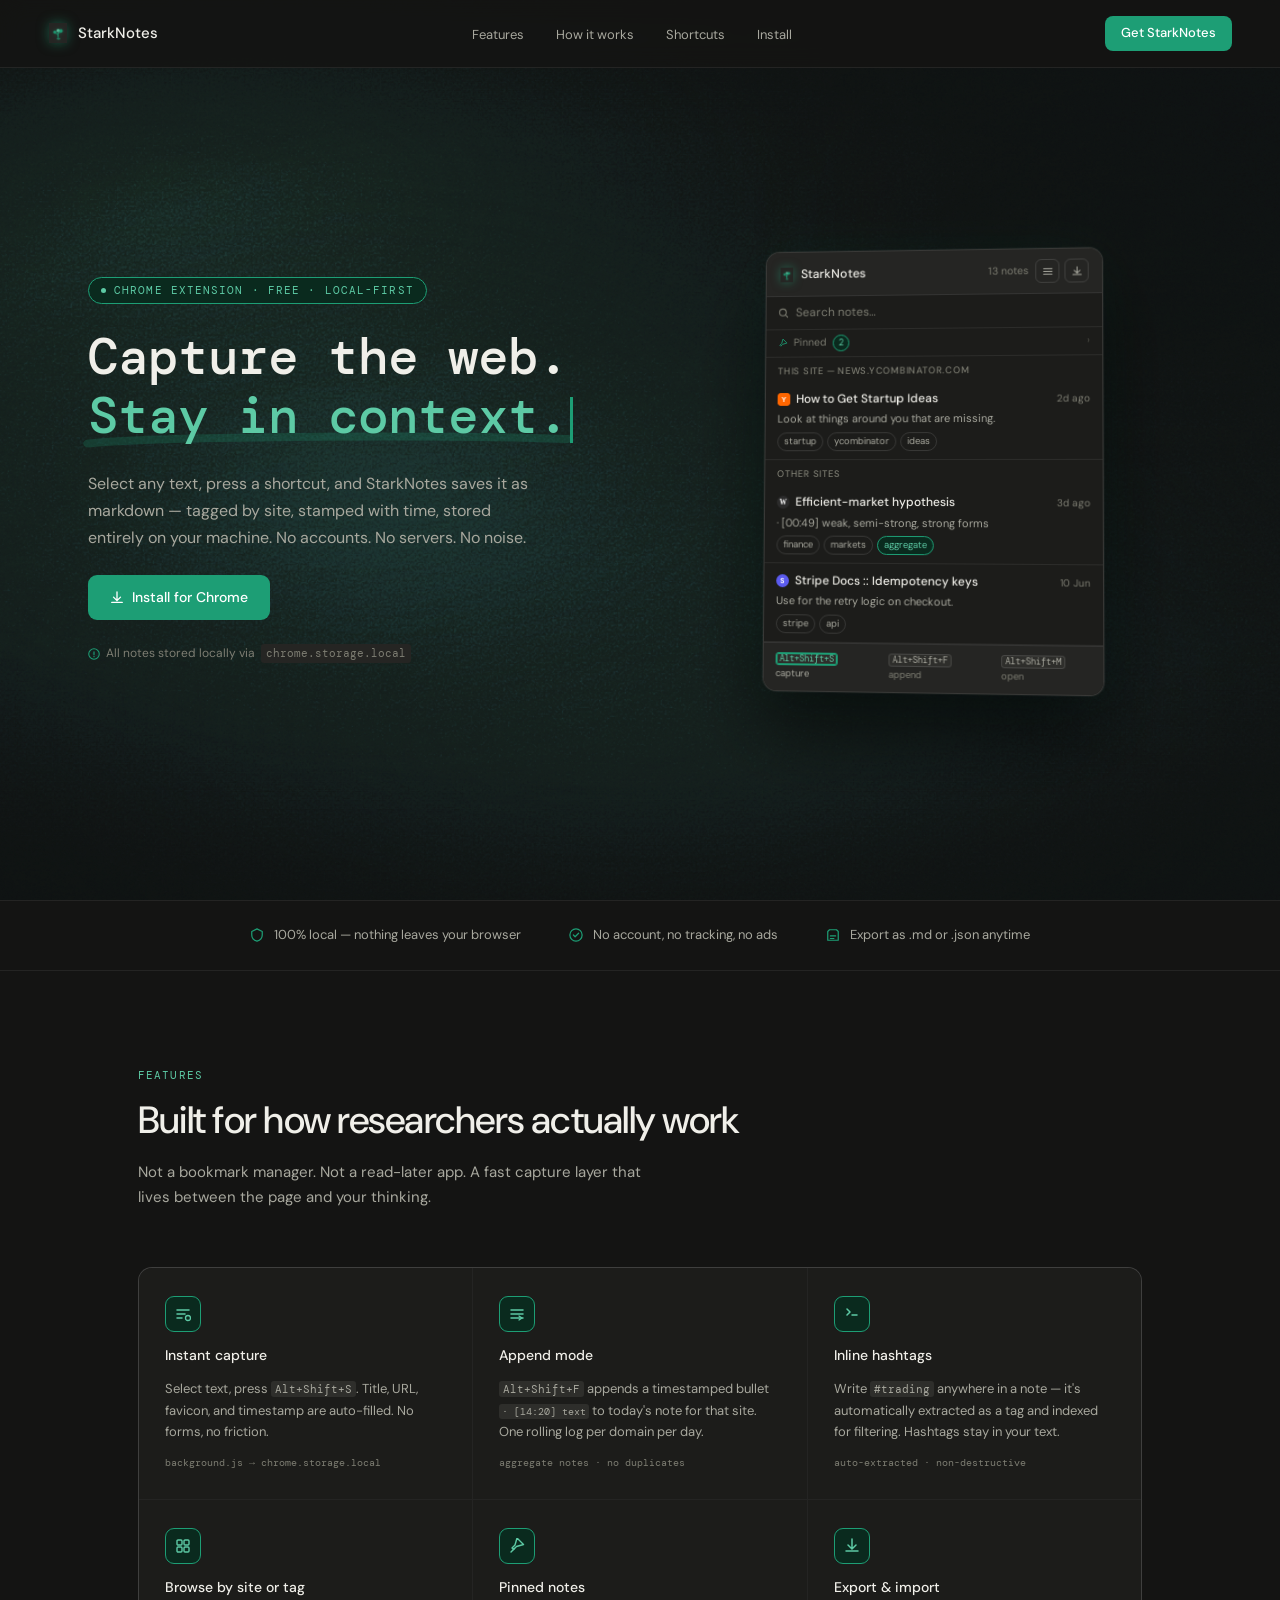
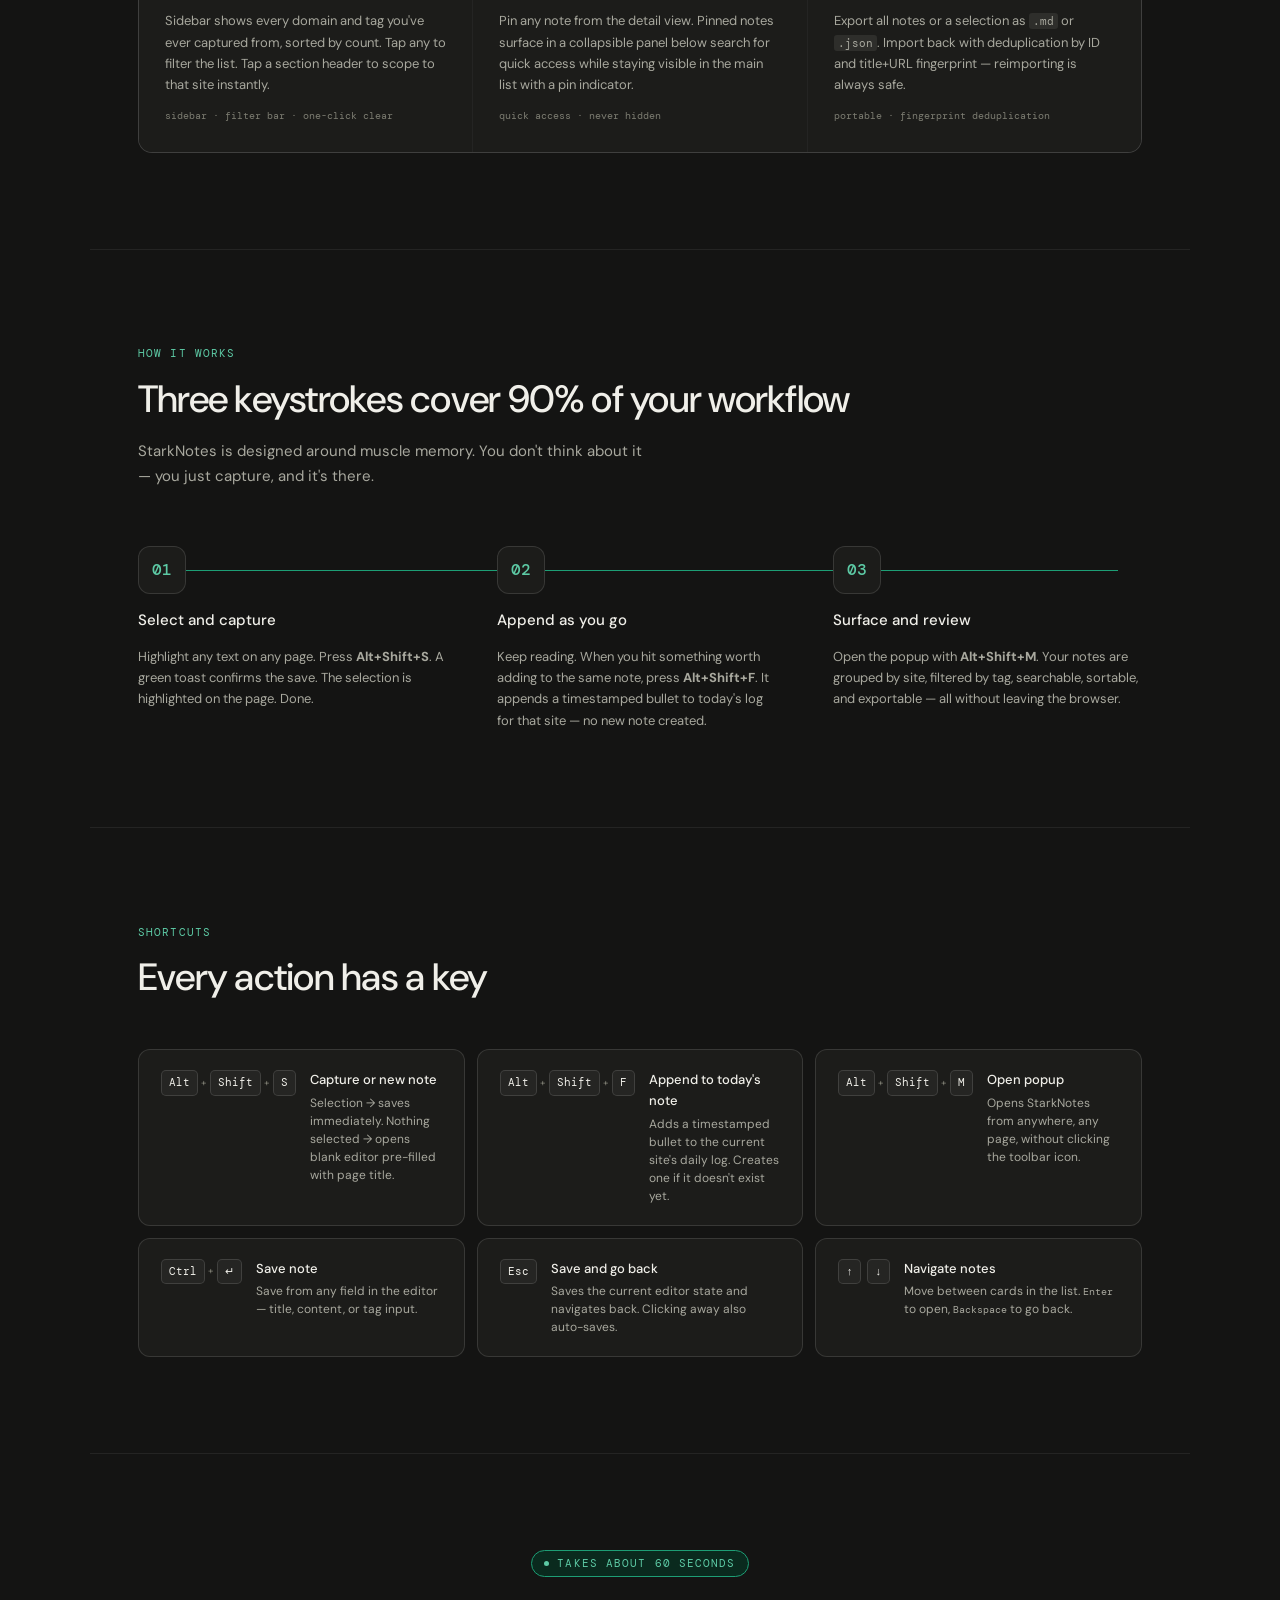
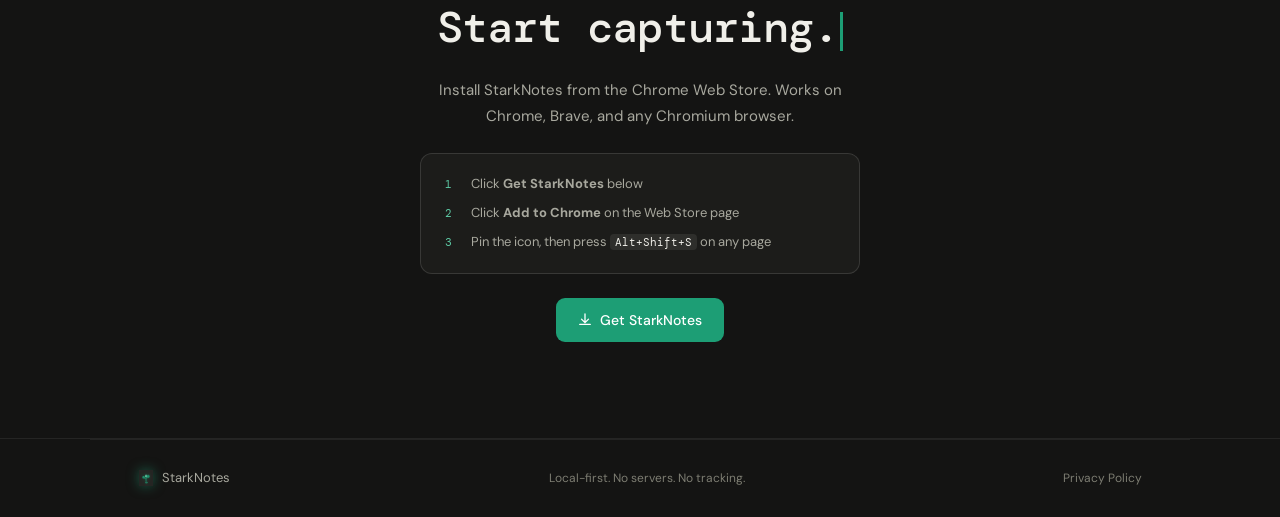
<file: index.html>
<!DOCTYPE html>
<html lang="en">
<head>
  <meta charset="UTF-8" />
  <meta name="viewport" content="width=device-width, initial-scale=1.0" />
  <title>StarkNotes — Capture the web as markdown</title>
  <meta name="description" content="Select any text, press a shortcut, and StarkNotes saves it as markdown — tagged by site, stamped with time, stored entirely on your machine. No accounts, no servers." />
  <meta property="og:title" content="StarkNotes — Capture the web as markdown" />
  <meta property="og:description" content="A local-first Chrome extension that turns any selection into a timestamped, taggable markdown note in one keystroke." />
  <meta property="og:type" content="website" />
  <meta name="theme-color" content="#141413" />
  <link rel="preconnect" href="https://fonts.googleapis.com" />
  <link rel="preconnect" href="https://fonts.gstatic.com" crossorigin />
  <link href="https://fonts.googleapis.com/css2?family=DM+Sans:ital,wght@0,300;0,400;0,500;0,600;1,400&family=DM+Mono:wght@400;500&display=swap" rel="stylesheet" />
  
  <link rel="stylesheet" href="style.css" />
  
  <noscript><style>.reveal { opacity: 1 !important; transform: none !important; }</style></noscript>
</head>
<body>

<div id="pageLoader" class="page-loader" aria-hidden="true">
  <div class="loader-mark">
    <img class="loader-dot" src="[data-uri]" alt="" />
    <span class="loader-word">StarkNotes</span>
  </div>
  <div class="loader-bar"><span></span></div>
</div>
<noscript><style>#pageLoader{display:none;}</style></noscript>

<div class="cursor-glow" aria-hidden="true"></div>

<a class="skip-link" href="#main">Skip to content</a>

<nav>
  <a class="nav-logo" href="#">
    <img class="nav-dot" src="[data-uri]" alt="StarkNotes" />
    StarkNotes
  </a>
  <ul class="nav-links" id="navLinks">
    <li><a href="#features">Features</a></li>
    <li><a href="#how">How it works</a></li>
    <li><a href="#shortcuts">Shortcuts</a></li>
    <li><a href="#install">Install</a></li>
  </ul>
  <div style="display:flex;align-items:center;gap:8px;">
    <a class="nav-cta" href="#install">Get StarkNotes</a>
    <button class="nav-toggle" id="navToggle" aria-expanded="false" aria-controls="navDrawer" aria-label="Open menu">
      <svg aria-hidden="true" focusable="false" width="16" height="16" viewBox="0 0 16 16" fill="none"><path d="M2 4h12M2 8h12M2 12h12" stroke="currentColor" stroke-width="1.5" stroke-linecap="round"/></svg>
    </button>
  </div>
</nav>

<ul class="nav-drawer" id="navDrawer">
  <li><a href="#features">Features</a></li>
  <li><a href="#how">How it works</a></li>
  <li><a href="#shortcuts">Shortcuts</a></li>
  <li><a href="#install">Install</a></li>
</ul>

<section id="main" tabindex="-1" style="max-width:1200px;margin:0 auto;outline:none;">
  <div class="hero">
    <div class="hero-left">
      <div class="hero-eyebrow">
        <div class="hero-eyebrow-dot"></div>
        Chrome Extension · Free · Local-first
      </div>

      <h1 class="hero-headline">
        Capture the web.<br>
        <span class="hl-wrap">
          <span class="hl">Stay in context.</span>
          <svg class="hl-stroke" aria-hidden="true" focusable="false" viewBox="0 0 320 18" preserveAspectRatio="none">
            <path d="M3 11c40-6 220-8 314-4" stroke="var(--accent)" stroke-width="7" stroke-linecap="round" fill="none"/>
          </svg>
        </span><span class="cursor"></span>
      </h1>

      <p class="hero-sub">
        Select any text, press a shortcut, and StarkNotes saves it as markdown —
        tagged by site, stamped with time, stored entirely on your machine.
        No accounts. No servers. No noise.
      </p>

      <div class="hero-actions">
        <a class="btn-primary" href="https://chromewebstore.google.com/detail/nkpcnfmihfelopfammgeoenohflgiehj" target="_blank" rel="noopener">
          <svg aria-hidden="true" focusable="false" width="14" height="14" viewBox="0 0 16 16" fill="none">
            <path d="M8 1v9M4 7l4 4 4-4M2 13h12" stroke="currentColor" stroke-width="1.5" stroke-linecap="round"/>
          </svg>
          Install for Chrome
        </a>
      </div>

      <p class="hero-note">
        <svg aria-hidden="true" focusable="false" width="12" height="12" viewBox="0 0 16 16" fill="none">
          <circle cx="8" cy="8" r="7" stroke="currentColor" stroke-width="1.4"/>
          <path d="M8 5v4M8 11v.5" stroke="currentColor" stroke-width="1.5" stroke-linecap="round"/>
        </svg>
        All notes stored locally via <code style="font-family:'DM Mono',monospace;font-size:11px;background:var(--bg3);padding:1px 5px;border-radius:3px;">chrome.storage.local</code>
      </p>
    </div>

    <div class="hero-right">
      <div class="popup-mockup" id="popupMockup" role="img" aria-label="StarkNotes popup showing pinned notes and recent captures grouped by site, with keyboard shortcuts for capture, append, and open">

        <div class="pm-toolbar">
          <div class="pm-logo">
            <img class="pm-dot" src="[data-uri]" alt="StarkNotes" />
            <span class="pm-name">StarkNotes</span>
          </div>
          <div class="pm-right">
            <span class="pm-count">13 notes</span>
            <div class="pm-icons">
              <div class="pm-icon">
                <svg aria-hidden="true" focusable="false" width="11" height="11" viewBox="0 0 16 16" fill="none">
                  <path d="M2 4h12M2 8h12M2 12h12" stroke="currentColor" stroke-width="1.5" stroke-linecap="round"/>
                </svg>
              </div>
              <div class="pm-icon">
                <svg aria-hidden="true" focusable="false" width="11" height="11" viewBox="0 0 16 16" fill="none">
                  <path d="M8 2v8M4 7l4 4 4-4M2 13h12" stroke="currentColor" stroke-width="1.5" stroke-linecap="round"/>
                </svg>
              </div>
            </div>
          </div>
        </div>

        <div class="pm-search">
          <svg aria-hidden="true" focusable="false" width="11" height="11" viewBox="0 0 16 16" fill="none">
            <circle cx="7" cy="7" r="5" stroke="currentColor" stroke-width="1.5"/>
            <path d="M11 11l3 3" stroke="currentColor" stroke-width="1.5" stroke-linecap="round"/>
          </svg>
          Search notes…
        </div>

        <div class="pm-pinned">
          <svg aria-hidden="true" focusable="false" width="10" height="10" viewBox="0 0 16 16" fill="none">
            <path d="M9.5 1.5l5 5-7 2-3 3-1.5-1.5 3-3 2-7z" stroke="#1D9E75" stroke-width="1.4" stroke-linejoin="round"/>
          </svg>
          Pinned
          <span class="pm-pinned-badge">2</span>
          <span class="pm-pinned-chevron">›</span>
        </div>

        <div class="pm-section">This site — news.ycombinator.com</div>

        <div class="pm-card">
          <div class="pm-card-meta">
            <svg class="pm-card-icon" xmlns="http://www.w3.org/2000/svg" viewBox="0 0 16 16" width="16" height="16"><rect width="16" height="16" rx="3" fill="#ff6600"/><text x="8" y="11.5" font-family="Arial, sans-serif" font-size="9" font-weight="700" fill="#ffffff" text-anchor="middle">Y</text></svg>
            <span class="pm-card-title">How to Get Startup Ideas</span>
            <span class="pm-card-time">2d ago</span>
          </div>
          <div class="pm-card-snippet">Look at things around you that are missing.</div>
          <div class="pm-tags">
            <span class="pm-tag">startup</span>
            <span class="pm-tag">ycombinator</span>
            <span class="pm-tag">ideas</span>
          </div>
        </div>

        <div class="pm-section">Other sites</div>

        <div class="pm-card">
          <div class="pm-card-meta">
            <svg class="pm-card-icon" xmlns="http://www.w3.org/2000/svg" viewBox="0 0 16 16" width="16" height="16"><circle cx="8" cy="8" r="8" fill="#2b2b2b"/><text x="8" y="11.5" font-family="Georgia, 'Times New Roman', serif" font-size="9" font-weight="700" fill="#ffffff" text-anchor="middle">W</text></svg>
            <span class="pm-card-title">Efficient-market hypothesis</span>
            <span class="pm-card-time">3d ago</span>
          </div>
          <div class="pm-card-snippet">· [00:49] weak, semi-strong, strong forms</div>
          <div class="pm-tags">
            <span class="pm-tag">finance</span>
            <span class="pm-tag">markets</span>
            <span class="pm-tag agg">aggregate</span>
          </div>
        </div>

        <div class="pm-card">
          <div class="pm-card-meta">
            <svg class="pm-card-icon" xmlns="http://www.w3.org/2000/svg" viewBox="0 0 16 16" width="16" height="16"><circle cx="8" cy="8" r="8" fill="#5b5bf0"/><text x="8" y="11.5" font-family="'DM Sans', Arial, sans-serif" font-size="9" font-weight="700" fill="#ffffff" text-anchor="middle">S</text></svg>
            <span class="pm-card-title">Stripe Docs :: Idempotency keys</span>
            <span class="pm-card-time">10 Jun</span>
          </div>
          <div class="pm-card-snippet">Use for the retry logic on checkout.</div>
          <div class="pm-tags">
            <span class="pm-tag">stripe</span>
            <span class="pm-tag">api</span>
          </div>
        </div>

        <div class="pm-bar">
          <span><kbd>Alt+Shift+S</kbd> capture</span>
          <span><kbd>Alt+Shift+F</kbd> append</span>
          <span><kbd>Alt+Shift+M</kbd> open</span>
        </div>
      </div>
    </div>
  </div>
</section>

<div class="privacy">
  <div class="privacy-inner">
    <div class="privacy-item reveal">
      <svg aria-hidden="true" focusable="false" width="14" height="14" viewBox="0 0 16 16" fill="none">
        <path d="M8 1L2 4v4c0 3.31 2.56 6 6 7 3.44-1 6-3.69 6-7V4L8 1z" stroke="currentColor" stroke-width="1.4" stroke-linejoin="round"/>
      </svg>
      100% local — nothing leaves your browser
    </div>
    <div class="privacy-item reveal">
      <svg aria-hidden="true" focusable="false" width="14" height="14" viewBox="0 0 16 16" fill="none">
        <circle cx="8" cy="8" r="7" stroke="currentColor" stroke-width="1.4"/>
        <path d="M5 8l2 2 4-4" stroke="currentColor" stroke-width="1.4" stroke-linecap="round" stroke-linejoin="round"/>
      </svg>
      No account, no tracking, no ads
    </div>
    <div class="privacy-item reveal">
      <svg aria-hidden="true" focusable="false" width="14" height="14" viewBox="0 0 16 16" fill="none">
        <path d="M4 2h8l2 2v10H2V4l2-2z" stroke="currentColor" stroke-width="1.4" stroke-linejoin="round"/>
        <path d="M5 9h6M5 12h4" stroke="currentColor" stroke-width="1.4" stroke-linecap="round"/>
      </svg>
      Export as .md or .json anytime
    </div>
  </div>
</div>

<section class="section" id="features">
  <div class="section-label">Features</div>
  <h2 class="section-title">Built for how researchers actually work</h2>
  <p class="section-sub">Not a bookmark manager. Not a read-later app. A fast capture layer that lives between the page and your thinking.</p>

  <div class="feature-grid">

    <div class="feature-card reveal">
      <div class="feature-icon">
        <svg aria-hidden="true" focusable="false" width="16" height="16" viewBox="0 0 16 16" fill="none">
          <path d="M2 4h12M2 8h8M2 12h5" stroke="currentColor" stroke-width="1.5" stroke-linecap="round"/>
          <circle cx="13" cy="12" r="2.5" stroke="currentColor" stroke-width="1.3"/>
        </svg>
      </div>
      <div class="feature-title">Instant capture</div>
      <div class="feature-desc">Select text, press <code style="font-family:'DM Mono',monospace;font-size:11px;background:var(--bg4);padding:1px 4px;border-radius:3px;">Alt+Shift+S</code>. Title, URL, favicon, and timestamp are auto-filled. No forms, no friction.</div>
      <div class="feature-tag">background.js → chrome.storage.local</div>
    </div>

    <div class="feature-card reveal">
      <div class="feature-icon">
        <svg aria-hidden="true" focusable="false" width="16" height="16" viewBox="0 0 16 16" fill="none">
          <path d="M2 4h12M2 8h12M2 12h12" stroke="currentColor" stroke-width="1.5" stroke-linecap="round"/>
          <path d="M10 10l3 2-3 2" stroke="currentColor" stroke-width="1.3" stroke-linecap="round" stroke-linejoin="round"/>
        </svg>
      </div>
      <div class="feature-title">Append mode</div>
      <div class="feature-desc">
        <code style="font-family:'DM Mono',monospace;font-size:11px;background:var(--bg4);padding:1px 4px;border-radius:3px;">Alt+Shift+F</code> appends a timestamped bullet <code style="font-family:'DM Mono',monospace;font-size:10px;background:var(--bg4);padding:1px 3px;border-radius:3px;">· [14:20] text</code> to today's note for that site. One rolling log per domain per day.
      </div>
      <div class="feature-tag">aggregate notes · no duplicates</div>
    </div>

    <div class="feature-card reveal">
      <div class="feature-icon">
        <svg aria-hidden="true" focusable="false" width="16" height="16" viewBox="0 0 16 16" fill="none">
          <path d="M3 3l3 3-3 3M8 9h5" stroke="currentColor" stroke-width="1.5" stroke-linecap="round" stroke-linejoin="round"/>
        </svg>
      </div>
      <div class="feature-title">Inline hashtags</div>
      <div class="feature-desc">Write <code style="font-family:'DM Mono',monospace;font-size:11px;background:var(--bg4);padding:1px 4px;border-radius:3px;">#trading</code> anywhere in a note — it's automatically extracted as a tag and indexed for filtering. Hashtags stay in your text.</div>
      <div class="feature-tag">auto-extracted · non-destructive</div>
    </div>

    <div class="feature-card reveal">
      <div class="feature-icon">
        <svg aria-hidden="true" focusable="false" width="16" height="16" viewBox="0 0 16 16" fill="none">
          <rect x="2" y="2" width="5" height="5" rx="1" stroke="currentColor" stroke-width="1.4"/>
          <rect x="9" y="2" width="5" height="5" rx="1" stroke="currentColor" stroke-width="1.4"/>
          <rect x="2" y="9" width="5" height="5" rx="1" stroke="currentColor" stroke-width="1.4"/>
          <rect x="9" y="9" width="5" height="5" rx="1" stroke="currentColor" stroke-width="1.4"/>
        </svg>
      </div>
      <div class="feature-title">Browse by site or tag</div>
      <div class="feature-desc">Sidebar shows every domain and tag you've ever captured from, sorted by count. Tap any to filter the list. Tap a section header to scope to that site instantly.</div>
      <div class="feature-tag">sidebar · filter bar · one-click clear</div>
    </div>

    <div class="feature-card reveal">
      <div class="feature-icon">
        <svg aria-hidden="true" focusable="false" width="16" height="16" viewBox="0 0 16 16" fill="none">
          <path d="M9.5 1.5l5 5-7 2-3 3-1.5-1.5 3-3 2-7z" stroke="currentColor" stroke-width="1.4" stroke-linejoin="round"/>
          <path d="M5.5 10.5L2 14" stroke="currentColor" stroke-width="1.4" stroke-linecap="round"/>
        </svg>
      </div>
      <div class="feature-title">Pinned notes</div>
      <div class="feature-desc">Pin any note from the detail view. Pinned notes surface in a collapsible panel below search for quick access while staying visible in the main list with a pin indicator.</div>
      <div class="feature-tag">quick access · never hidden</div>
    </div>

    <div class="feature-card reveal">
      <div class="feature-icon">
        <svg aria-hidden="true" focusable="false" width="16" height="16" viewBox="0 0 16 16" fill="none">
          <path d="M8 1v9M4 7l4 4 4-4M2 13h12" stroke="currentColor" stroke-width="1.5" stroke-linecap="round"/>
        </svg>
      </div>
      <div class="feature-title">Export & import</div>
      <div class="feature-desc">Export all notes or a selection as <code style="font-family:'DM Mono',monospace;font-size:11px;background:var(--bg4);padding:1px 4px;border-radius:3px;">.md</code> or <code style="font-family:'DM Mono',monospace;font-size:11px;background:var(--bg4);padding:1px 4px;border-radius:3px;">.json</code>. Import back with deduplication by ID and title+URL fingerprint — reimporting is always safe.</div>
      <div class="feature-tag">portable · fingerprint deduplication</div>
    </div>

  </div>
</section>

<div class="divider"></div>

<section class="how" id="how" style="padding-top:96px;">
  <div class="section-label">How it works</div>
  <h2 class="section-title" style="margin-bottom:16px;">Three keystrokes cover 90% of your workflow</h2>
  <p class="section-sub">StarkNotes is designed around muscle memory. You don't think about it — you just capture, and it's there.</p>

  <div class="steps reveal">
    <div class="step reveal">
      <div class="step-num">01</div>
      <div class="step-title">Select and capture</div>
      <div class="step-desc">Highlight any text on any page. Press <strong>Alt+Shift+S</strong>. A green toast confirms the save. The selection is highlighted on the page. Done.</div>
    </div>
    <div class="step reveal">
      <div class="step-num">02</div>
      <div class="step-title">Append as you go</div>
      <div class="step-desc">Keep reading. When you hit something worth adding to the same note, press <strong>Alt+Shift+F</strong>. It appends a timestamped bullet to today's log for that site — no new note created.</div>
    </div>
    <div class="step reveal">
      <div class="step-num">03</div>
      <div class="step-title">Surface and review</div>
      <div class="step-desc">Open the popup with <strong>Alt+Shift+M</strong>. Your notes are grouped by site, filtered by tag, searchable, sortable, and exportable — all without leaving the browser.</div>
    </div>
  </div>
</section>

<div class="divider"></div>

<section class="shortcuts-section" id="shortcuts" style="padding-top:96px;">
  <div class="section-label">Shortcuts</div>
  <h2 class="section-title" style="margin-bottom:48px;">Every action has a key</h2>

  <div class="shortcuts-grid">
    <div class="shortcut-card reveal">
      <div class="shortcut-keys">
        <span class="key">Alt</span><span class="key-plus">+</span>
        <span class="key">Shift</span><span class="key-plus">+</span>
        <span class="key">S</span>
      </div>
      <div class="shortcut-info">
        <div class="shortcut-title">Capture or new note</div>
        <div class="shortcut-desc">Selection → saves immediately. Nothing selected → opens blank editor pre-filled with page title.</div>
      </div>
    </div>

    <div class="shortcut-card reveal">
      <div class="shortcut-keys">
        <span class="key">Alt</span><span class="key-plus">+</span>
        <span class="key">Shift</span><span class="key-plus">+</span>
        <span class="key">F</span>
      </div>
      <div class="shortcut-info">
        <div class="shortcut-title">Append to today's note</div>
        <div class="shortcut-desc">Adds a timestamped bullet to the current site's daily log. Creates one if it doesn't exist yet.</div>
      </div>
    </div>

    <div class="shortcut-card reveal">
      <div class="shortcut-keys">
        <span class="key">Alt</span><span class="key-plus">+</span>
        <span class="key">Shift</span><span class="key-plus">+</span>
        <span class="key">M</span>
      </div>
      <div class="shortcut-info">
        <div class="shortcut-title">Open popup</div>
        <div class="shortcut-desc">Opens StarkNotes from anywhere, any page, without clicking the toolbar icon.</div>
      </div>
    </div>

    <div class="shortcut-card reveal">
      <div class="shortcut-keys">
        <span class="key">Ctrl</span><span class="key-plus">+</span>
        <span class="key">↵</span>
      </div>
      <div class="shortcut-info">
        <div class="shortcut-title">Save note</div>
        <div class="shortcut-desc">Save from any field in the editor — title, content, or tag input.</div>
      </div>
    </div>

    <div class="shortcut-card reveal">
      <div class="shortcut-keys">
        <span class="key">Esc</span>
      </div>
      <div class="shortcut-info">
        <div class="shortcut-title">Save and go back</div>
        <div class="shortcut-desc">Saves the current editor state and navigates back. Clicking away also auto-saves.</div>
      </div>
    </div>

    <div class="shortcut-card reveal">
      <div class="shortcut-keys">
        <span class="key">↑</span><span class="key-plus"> </span>
        <span class="key">↓</span>
      </div>
      <div class="shortcut-info">
        <div class="shortcut-title">Navigate notes</div>
        <div class="shortcut-desc">Move between cards in the list. <span style="font-family:'DM Mono',monospace;font-size:10px;">Enter</span> to open, <span style="font-family:'DM Mono',monospace;font-size:10px;">Backspace</span> to go back.</div>
      </div>
    </div>
  </div>
</section>

<div class="divider"></div>

<section class="cta-section" id="install">
  <div class="hero-eyebrow">
    <div class="hero-eyebrow-dot"></div>
    Takes about 60 seconds
  </div>

  <h2>Start capturing.<span class="cursor"></span></h2>
  <p>Install StarkNotes from the Chrome Web Store. Works on Chrome, Brave, and any Chromium browser.</p>

  <div class="install-steps">
    <div class="install-step"><span class="install-n">1</span><span>Click <strong>Get StarkNotes</strong> below</span></div>
    <div class="install-step"><span class="install-n">2</span><span>Click <strong>Add to Chrome</strong> on the Web Store page</span></div>
    <div class="install-step"><span class="install-n">3</span><span>Pin the icon, then press <code>Alt+Shift+S</code> on any page</span></div>
  </div>

  <div style="display:flex;gap:12px;flex-wrap:wrap;justify-content:center;">
    <a class="btn-primary" href="https://chromewebstore.google.com/detail/nkpcnfmihfelopfammgeoenohflgiehj" target="_blank" rel="noopener">
      <svg aria-hidden="true" focusable="false" width="14" height="14" viewBox="0 0 16 16" fill="none">
        <path d="M8 1v9M4 7l4 4 4-4M2 13h12" stroke="currentColor" stroke-width="1.5" stroke-linecap="round"/>
      </svg>
      Get StarkNotes
    </a>
  </div>
</section>

<div style="border-top:0.5px solid var(--border)">
  <footer>
    <div class="footer-logo">
      <img class="nav-dot" style="width:16px;height:16px;" src="[data-uri]" alt="StarkNotes" />
      StarkNotes
    </div>
    <div class="footer-note">Local-first. No servers. No tracking.</div>
    <div class="footer-links">
      <a href="privacy.html">Privacy Policy</a>
    </div>
  </footer>
</div>

<script src="script.js"></script>

</body>
</html>
</file>
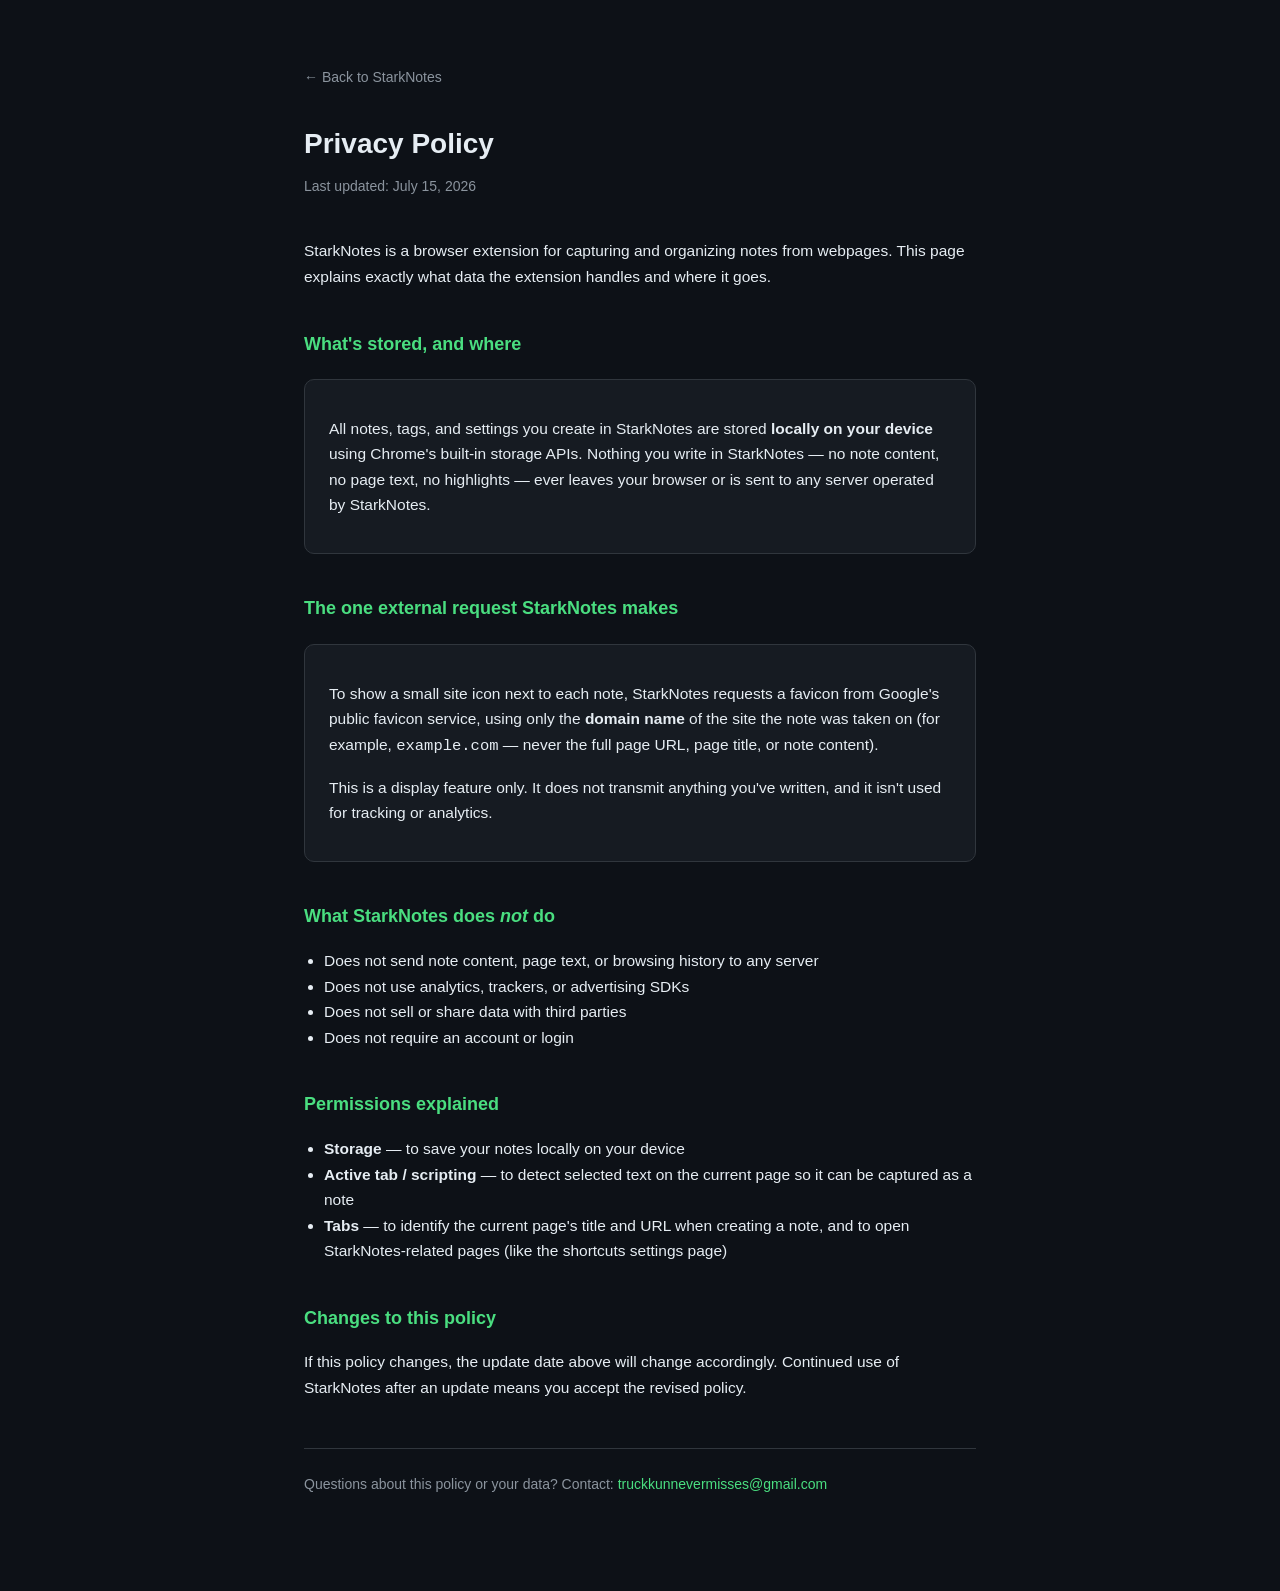
<file: privacy.html>
<!DOCTYPE html>
<html lang="en">
<head>
<meta charset="UTF-8" />
<meta name="viewport" content="width=device-width, initial-scale=1.0" />
<title>StarkNotes — Privacy Policy</title>
<style>
  :root {
    --bg: #0d1117;
    --bg-card: #161b22;
    --border: #30363d;
    --text: #e6edf3;
    --text-muted: #8b949e;
    --accent: #4ade80;
  }
  * { box-sizing: border-box; }
  body {
    margin: 0;
    background: var(--bg);
    color: var(--text);
    font-family: -apple-system, BlinkMacSystemFont, "Segoe UI", Roboto, sans-serif;
    line-height: 1.65;
  }
  .wrap {
    max-width: 720px;
    margin: 0 auto;
    padding: 64px 24px 96px;
  }
  a { color: var(--accent); text-decoration: none; }
  a:hover { text-decoration: underline; }
  .back {
    display: inline-block;
    margin-bottom: 32px;
    color: var(--text-muted);
    font-size: 14px;
  }
  h1 {
    font-size: 28px;
    margin: 0 0 8px;
  }
  .updated {
    color: var(--text-muted);
    font-size: 14px;
    margin-bottom: 40px;
  }
  h2 {
    font-size: 18px;
    margin: 40px 0 12px;
    color: var(--accent);
  }
  p, li { color: var(--text); font-size: 15.5px; }
  ul { padding-left: 20px; }
  .card {
    background: var(--bg-card);
    border: 1px solid var(--border);
    border-radius: 10px;
    padding: 20px 24px;
    margin: 20px 0;
  }
  .contact {
    margin-top: 48px;
    padding-top: 24px;
    border-top: 1px solid var(--border);
    color: var(--text-muted);
    font-size: 14px;
  }
</style>
</head>
<body>
  <div class="wrap">
    <a class="back" href="index.html">&larr; Back to StarkNotes</a>
    <h1>Privacy Policy</h1>
    <div class="updated">Last updated: July 15, 2026</div>

    <p>StarkNotes is a browser extension for capturing and organizing notes from webpages. This page explains exactly what data the extension handles and where it goes.</p>

    <h2>What's stored, and where</h2>
    <div class="card">
      <p>All notes, tags, and settings you create in StarkNotes are stored <strong>locally on your device</strong> using Chrome's built-in storage APIs. Nothing you write in StarkNotes — no note content, no page text, no highlights — ever leaves your browser or is sent to any server operated by StarkNotes.</p>
    </div>

    <h2>The one external request StarkNotes makes</h2>
    <div class="card">
      <p>To show a small site icon next to each note, StarkNotes requests a favicon from Google's public favicon service, using only the <strong>domain name</strong> of the site the note was taken on (for example, <code>example.com</code> — never the full page URL, page title, or note content).</p>
      <p>This is a display feature only. It does not transmit anything you've written, and it isn't used for tracking or analytics.</p>
    </div>

    <h2>What StarkNotes does <em>not</em> do</h2>
    <ul>
      <li>Does not send note content, page text, or browsing history to any server</li>
      <li>Does not use analytics, trackers, or advertising SDKs</li>
      <li>Does not sell or share data with third parties</li>
      <li>Does not require an account or login</li>
    </ul>

    <h2>Permissions explained</h2>
    <ul>
      <li><strong>Storage</strong> — to save your notes locally on your device</li>
      <li><strong>Active tab / scripting</strong> — to detect selected text on the current page so it can be captured as a note</li>
      <li><strong>Tabs</strong> — to identify the current page's title and URL when creating a note, and to open StarkNotes-related pages (like the shortcuts settings page)</li>
    </ul>

    <h2>Changes to this policy</h2>
    <p>If this policy changes, the update date above will change accordingly. Continued use of StarkNotes after an update means you accept the revised policy.</p>

    <div class="contact">
      Questions about this policy or your data? Contact: <a href="mailto:truckkunnevermisses@gmail.com">truckkunnevermisses@gmail.com</a>
    </div>
  </div>
</body>
</html>
</file>
<file: style.css>
*, *::before, *::after { box-sizing: border-box; margin: 0; padding: 0; }

:root {
  --bg:       #141413;
  --bg2:      #1c1c1a;
  --bg3:      #252523;
  --bg4:      #2e2e2b;
  --text:     #f0efe9;
  --text2:    #a8a89e;
  --text3:    #7d7d72;
  --accent:   #1D9E75;
  --accent2:  #5DCAA5;
  --accent-bg:#0a2a1e;
  --border:   rgba(255,255,255,0.07);
  --border2:  rgba(255,255,255,0.12);
}

html { scroll-behavior: smooth; }

/* ── PAGE LOADER ── */
.page-loader {
  position: fixed; inset: 0; z-index: 9999;
  background: var(--bg);
  display: flex; flex-direction: column; align-items: center; justify-content: center;
  gap: 18px;
  transition: opacity 0.5s ease, visibility 0.5s ease;
}
.page-loader.is-hidden { opacity: 0; visibility: hidden; pointer-events: none; }

.loader-mark { display: flex; align-items: center; gap: 9px; }
.loader-dot {
  width: 22px; height: 22px; object-fit: contain; display: block;
  animation: pulse 1.4s infinite;
}
.loader-word {
  font-family: 'DM Mono', monospace; font-size: 17px; letter-spacing: 0.2px;
  color: var(--text);
}
.loader-bar {
  width: 120px; height: 2px; border-radius: 2px;
  background: var(--border2); overflow: hidden;
}
.loader-bar span {
  display: block; height: 100%; width: 40%;
  background: var(--accent); border-radius: 2px;
  animation: loader-slide 1.1s ease-in-out infinite;
}
@keyframes loader-slide {
  0%   { transform: translateX(-110%); }
  50%  { transform: translateX(160%); }
  100% { transform: translateX(160%); }
}

body {
  font-family: 'DM Sans', system-ui, sans-serif;
  background: url("bg.PNG") no-repeat center center fixed, var(--bg);
  background-size: cover;
  color: var(--text);
  line-height: 1.6;
  overflow-x: hidden;
  position: relative;
}

/* Cursor-based dynamic glow */
.cursor-glow {
  position: fixed;
  top: 0;
  left: 0;
  width: 100vw;
  height: 100vh;
  pointer-events: none;
  z-index: 0;
  /* Uses CSS variables updated by JS. Fallbacks to center if JS hasn't run yet */
  background: radial-gradient(
    700px circle at var(--mouse-x, 50%) var(--mouse-y, -50%),
    rgba(29, 158, 117, 0.045),
    transparent 60%
  );
  transition: opacity 0.3s ease;
}

/* Touch devices never fire mousemove, so give them a fixed, pleasant glow position
   instead of the off-screen fallback (var(--mouse-y, -50%)) */
@media (hover: none) and (pointer: coarse) {
  .cursor-glow {
    background: radial-gradient(
      700px circle at 50% 15%,
      rgba(29, 158, 117, 0.045),
      transparent 60%
    );
  }
}

/* Faint paper grain — sits just above the ambient glow but below content */
body::before {
  content: '';
  position: fixed; inset: 0; z-index: 1; pointer-events: none;
  opacity: 0.035; mix-blend-mode: overlay;
  background-image: url("data:image/svg+xml,%3Csvg xmlns='http://www.w3.org/2000/svg' width='90' height='90'%3E%3Cfilter id='n'%3E%3CfeTurbulence type='fractalNoise' baseFrequency='0.9' numOctaves='2' stitchTiles='stitch'/%3E%3C/filter%3E%3Crect width='100%25' height='100%25' filter='url(%23n)'/%3E%3C/svg%3E");
}

/* Content grouping to sit properly above fixed backgrounds */
nav, section, .privacy, footer, .divider {
  position: relative;
  z-index: 2;
}

.skip-link {
  position: fixed; top: -48px; left: 12px; z-index: 1000;
  background: var(--accent); color: #fff;
  font-size: 13px; font-weight: 500;
  padding: 10px 16px; border-radius: 8px;
  text-decoration: none; transition: top 0.15s;
}
.skip-link:focus { top: 12px; }

a, button {
  outline-offset: 3px;
}
a:focus-visible, button:focus-visible, [tabindex]:focus-visible {
  outline: 2px solid var(--accent2);
  outline-offset: 3px;
  border-radius: 4px;
}

/* scroll-reveal — one small, consistent motion cue rather than scattered effects */
.reveal {
  opacity: 0; transform: translateY(14px);
  transition: opacity 0.6s ease, transform 0.6s ease;
}
.reveal.is-visible { opacity: 1; transform: translateY(0); }

/* ── NAV ── */
nav {
  position: fixed; top: 0; left: 0; right: 0; z-index: 100;
  display: flex; align-items: center; justify-content: space-between;
  padding: 16px 48px;
  background: rgba(20,20,19,0.85);
  backdrop-filter: blur(12px);
  border-bottom: 0.5px solid var(--border);
}
.nav-logo {
  display: flex; align-items: center; gap: 10px;
  font-family: 'DM Sans', sans-serif; font-weight: 500;
  font-size: 15px; color: var(--text); text-decoration: none;
}
.nav-dot {
  width: 20px; height: 20px; object-fit: contain; display: block;
  filter: drop-shadow(0 0 6px rgba(29, 158, 117, 0.5));
}
.nav-links {
  display: flex; align-items: center; gap: 32px; list-style: none;
}
.nav-links a {
  font-size: 13px; color: var(--text2); text-decoration: none;
  transition: color 0.15s;
}
.nav-links a:hover { color: var(--text); }
.nav-cta {
  font-size: 13px; font-weight: 500;
  padding: 7px 16px; border-radius: 8px;
  background: var(--accent); color: #fff;
  text-decoration: none; transition: opacity 0.15s;
}
.nav-cta:hover { opacity: 0.88; }

.nav-toggle {
  display: none;
  width: 34px; height: 34px; border-radius: 8px;
  align-items: center; justify-content: center;
  background: transparent; border: 0.5px solid var(--border2);
  color: var(--text2); cursor: pointer;
}
.nav-drawer {
  display: none;
  position: fixed; top: 57px; left: 0; right: 0; z-index: 99;
  list-style: none; flex-direction: column;
  background: var(--bg2); border-bottom: 0.5px solid var(--border2);
  padding: 8px 24px 16px;
}
.nav-drawer.is-open { display: flex; }
.nav-drawer a {
  display: block; padding: 12px 4px; font-size: 14px;
  color: var(--text2); text-decoration: none;
  border-bottom: 0.5px solid var(--border);
}
.nav-drawer li:last-child a { border-bottom: none; }
.nav-drawer a:hover { color: var(--text); }

/* ── HERO ── */
.hero {
  min-height: 100vh;
  display: grid;
  grid-template-columns: 1fr 1fr;
  gap: 64px;
  align-items: center;
  padding: 120px 48px 80px;
  max-width: 1200px;
  margin: 0 auto;
}

.hero-left { display: flex; flex-direction: column; gap: 24px; }

.hero-eyebrow {
  display: inline-flex; align-items: center; gap: 8px;
  font-family: 'DM Mono', monospace; font-size: 11px;
  color: var(--accent2); letter-spacing: 0.1em; text-transform: uppercase;
  border: 0.5px solid var(--accent); border-radius: 99px;
  padding: 4px 12px; width: fit-content;
  background: var(--accent-bg);
}
.hero-eyebrow-dot {
  width: 5px; height: 5px; border-radius: 50%;
  background: var(--accent2); animation: pulse 2s infinite;
}
@keyframes pulse {
  0%, 100% { opacity: 1; }
  50%       { opacity: 0.3; }
}

.hero-headline {
  font-family: 'DM Mono', monospace;
  font-size: clamp(32px, 4vw, 52px);
  font-weight: 500;
  line-height: 1.15;
  color: var(--text);
  letter-spacing: -0.02em;
}
.hero-headline .hl { color: var(--accent2); position: relative; z-index: 1; }
.hl-wrap { position: relative; display: inline-block; }
.hl-stroke {
  position: absolute; left: -4px; right: -4px; bottom: -6px;
  width: calc(100% + 8px); height: 0.4em;
  opacity: 0.22; z-index: 0;
  overflow: visible;
}
.hl-stroke path {
  stroke-dasharray: 360;
  stroke-dashoffset: 360;
  animation: draw-highlight 0.7s 1.1s cubic-bezier(0.65,0,0.35,1) forwards;
}
@keyframes draw-highlight { to { stroke-dashoffset: 0; } }
.cursor {
  display: inline-block; width: 3px; height: 0.9em;
  background: var(--accent); margin-left: 2px;
  vertical-align: middle;
  animation: blink 1.1s step-end infinite;
}
@keyframes blink { 0%,100%{opacity:1} 50%{opacity:0} }

.hero-sub {
  font-size: 16px; color: var(--text2); line-height: 1.7;
  max-width: 440px;
}

.hero-actions {
  display: flex; align-items: center; gap: 12px; flex-wrap: wrap;
}
.btn-primary {
  display: inline-flex; align-items: center; gap: 8px;
  font-size: 14px; font-weight: 500;
  padding: 11px 22px; border-radius: 9px;
  background: var(--accent); color: #fff;
  text-decoration: none; transition: all 0.15s;
  border: none; cursor: pointer;
}
.btn-primary:hover { background: #18876a; transform: translateY(-1px); }

.hero-note {
  font-size: 12px; color: var(--text3);
  display: flex; align-items: center; gap: 6px;
}
.hero-note svg { color: var(--accent); }

/* ── POPUP MOCKUP ── */
.hero-right {
  display: flex; justify-content: center; align-items: center;
}

.popup-mockup {
  width: 340px;
  background: var(--bg2);
  border-radius: 14px;
  border: 0.5px solid var(--border2);
  box-shadow:
    0 0 0 1px rgba(255,255,255,0.04),
    0 40px 80px rgba(0,0,0,0.6),
    0 0 60px rgba(29,158,117,0.08);
  overflow: hidden;
  font-size: 13px;
  transform: perspective(1000px) rotateY(-4deg) rotateX(2deg);
  transition: transform 0.4s ease;
}
.popup-mockup:hover {
  transform: perspective(1000px) rotateY(0deg) rotateX(0deg);
}

.pm-toolbar {
  display: flex; align-items: center; justify-content: space-between;
  padding: 10px 13px;
  background: var(--bg3);
  border-bottom: 0.5px solid var(--border);
}
.pm-logo { display: flex; align-items: center; gap: 7px; }
.pm-dot { width: 15px; height: 15px; object-fit: contain; display: block; filter: drop-shadow(0 0 5px rgba(29, 158, 117, 0.5)); }
.pm-name { font-size: 12.5px; font-weight: 500; }
.pm-right { display: flex; align-items: center; gap: 7px; }
.pm-count { font-size: 10.5px; color: var(--text3); }
.pm-badge {
  font-size: 9px; background: var(--accent-bg); color: var(--accent2);
  border: 0.5px solid var(--accent); border-radius: 99px;
  padding: 1px 6px; font-family: 'DM Mono', monospace;
}
.pm-icons { display: flex; gap: 5px; }
.pm-icon {
  width: 24px; height: 24px; border-radius: 6px;
  border: 0.5px solid var(--border2);
  display: flex; align-items: center; justify-content: center;
  color: var(--text2);
}

.pm-search {
  display: flex; align-items: center; gap: 7px;
  padding: 7px 12px; border-bottom: 0.5px solid var(--border);
  color: var(--text3); font-size: 12px;
}

.pm-pinned {
  display: flex; align-items: center; gap: 6px;
  padding: 5px 12px; border-bottom: 0.5px solid var(--border);
  font-size: 10.5px; color: var(--text3);
}
.pm-pinned-badge {
  font-size: 9px; background: var(--accent-bg); color: var(--accent2);
  border: 0.5px solid var(--accent); border-radius: 99px;
  padding: 0 5px; font-family: 'DM Mono', monospace;
}
.pm-pinned-chevron { margin-left: auto; opacity: 0.5; }

.pm-section {
  font-size: 9.5px; font-weight: 500; letter-spacing: 0.08em;
  text-transform: uppercase; color: var(--text3);
  padding: 7px 12px 3px;
}

.pm-card {
  padding: 8px 12px; border-bottom: 0.5px solid var(--border);
  cursor: pointer; transition: background 0.1s;
}
.pm-card:hover { background: var(--bg3); }
.pm-card-meta { display: flex; align-items: center; gap: 6px; margin-bottom: 2px; }
.pm-card-icon { width: 13px; height: 13px; border-radius: 3px; flex-shrink: 0; }
.pm-card-title {
  font-size: 12px; font-weight: 500; flex: 1;
  white-space: nowrap; overflow: hidden; text-overflow: ellipsis;
}
.pm-card-time { font-size: 10px; color: var(--text3); flex-shrink: 0; }
.pm-card-snippet {
  font-size: 11px; color: var(--text2);
  white-space: nowrap; overflow: hidden; text-overflow: ellipsis;
  margin-bottom: 4px;
}
.pm-tags { display: flex; gap: 4px; }
.pm-tag {
  font-size: 9.5px; padding: 1px 6px; border-radius: 99px;
  border: 0.5px solid var(--border2); color: var(--text2);
}
.pm-tag.agg {
  border-color: var(--accent); color: var(--accent2);
  background: var(--accent-bg);
}

.pm-bar {
  display: flex; justify-content: center; gap: 14px;
  padding: 6px 12px; background: var(--bg3);
  border-top: 0.5px solid var(--border);
  font-size: 9.5px; color: var(--text3);
}
.pm-bar kbd {
  font-family: 'DM Mono', monospace; font-size: 8.5px;
  background: var(--bg4); border: 0.5px solid var(--border2);
  border-radius: 3px; padding: 0 3px; color: var(--text2); margin-right: 2px;
  transition: border-color 0.3s, color 0.3s, box-shadow 0.3s;
}
.pm-bar span { transition: color 0.3s; padding: 2px 0; border-radius: 4px; }
.pm-bar span.step-active { color: var(--text2); }
.pm-bar span.step-active kbd {
  border-color: var(--accent); color: var(--accent2);
  box-shadow: 0 0 0 1px var(--accent) inset;
}

/* ── FEATURE GRID ── */
.section {
  max-width: 1100px; margin: 0 auto;
  padding: 96px 48px;
}

.section-label {
  font-family: 'DM Mono', monospace; font-size: 11px;
  color: var(--accent2); letter-spacing: 0.1em; text-transform: uppercase;
  margin-bottom: 14px;
}
.section-title {
  font-size: clamp(26px, 3vw, 38px); font-weight: 500;
  line-height: 1.2; letter-spacing: -0.02em;
  margin-bottom: 16px;
}
.section-sub {
  font-size: 15px; color: var(--text2); max-width: 520px;
  line-height: 1.7; margin-bottom: 56px;
}

.feature-grid {
  display: grid;
  grid-template-columns: repeat(3, 1fr);
  gap: 1px;
  background: var(--border);
  border-radius: 14px;
  overflow: hidden;
  border: 0.5px solid var(--border2);
}

.feature-card {
  background: var(--bg2);
  padding: 28px 26px;
  display: flex; flex-direction: column; gap: 12px;
  transition: background 0.15s;
}
.feature-card:hover { background: var(--bg3); }

.feature-icon {
  width: 36px; height: 36px; border-radius: 9px;
  background: var(--accent-bg);
  border: 0.5px solid var(--accent);
  display: flex; align-items: center; justify-content: center;
  color: var(--accent2);
}
.feature-title {
  font-size: 14px; font-weight: 500; color: var(--text);
}
.feature-desc {
  font-size: 13px; color: var(--text2); line-height: 1.65;
}
.feature-tag {
  font-family: 'DM Mono', monospace; font-size: 10px;
  color: var(--text3); margin-top: auto;
}

/* ── HOW IT WORKS ── */
.how {
  max-width: 1100px; margin: 0 auto;
  padding: 0 48px 96px;
}

.steps {
  display: grid; grid-template-columns: repeat(3, 1fr); gap: 2px;
  position: relative;
}
/* The track (faint line) */
.steps::before {
  content: '';
  position: absolute; top: 24px; left: 24px; right: 24px;
  height: 1px; background: var(--border2); z-index: 0;
}
/* The animated fill (green line) */
.steps::after {
  content: '';
  position: absolute; top: 24px; left: 24px; right: 24px;
  height: 1px; background: var(--accent); z-index: 0;
  transform-origin: left center;
  transform: scaleX(0);
  transition: transform 1.2s cubic-bezier(0.65, 0, 0.35, 1) 0.4s;
}

/* Triggers when scrolled into view */
.steps.is-visible::after {
  transform: scaleX(1);
}

.step {
  display: flex; flex-direction: column; gap: 14px;
  padding: 0 24px;
  position: relative; z-index: 1;
}
.step:first-child { padding-left: 0; }
.step:last-child { padding-right: 0; }

.step-num {
  width: 48px; height: 48px; border-radius: 12px;
  border: 0.5px solid var(--border2);
  background: var(--bg2);
  display: flex; align-items: center; justify-content: center;
  font-family: 'DM Mono', monospace; font-size: 16px; font-weight: 500;
  color: var(--accent2);
}
.step-title { font-size: 15px; font-weight: 500; }
.step-desc { font-size: 13px; color: var(--text2); line-height: 1.65; }

/* ── SHORTCUTS ── */
.shortcuts-section {
  max-width: 1100px; margin: 0 auto;
  padding: 0 48px 96px;
}

.shortcuts-grid {
  display: grid; grid-template-columns: repeat(3, 1fr); gap: 12px;
}

.shortcut-card {
  background: var(--bg2); border: 0.5px solid var(--border2);
  border-radius: 12px; padding: 20px 22px;
  display: flex; align-items: flex-start; gap: 14px;
}
.shortcut-keys {
  display: flex; align-items: center; gap: 3px; flex-shrink: 0;
}
.key {
  font-family: 'DM Mono', monospace; font-size: 11px;
  background: var(--bg3); border: 0.5px solid var(--border2);
  border-radius: 5px; padding: 3px 7px; color: var(--text);
}
.key-plus { font-size: 10px; color: var(--text3); }
.shortcut-info { display: flex; flex-direction: column; gap: 3px; }
.shortcut-title { font-size: 13px; font-weight: 500; }
.shortcut-desc { font-size: 12px; color: var(--text2); line-height: 1.5; }

/* ── PRIVACY STRIP ── */
.privacy {
  border-top: 0.5px solid var(--border);
  border-bottom: 0.5px solid var(--border);
  padding: 24px 48px;
}
.privacy-inner {
  max-width: 1100px; margin: 0 auto;
  display: flex; align-items: center; justify-content: center; gap: 48px;
  flex-wrap: wrap;
}
.privacy-item {
  display: flex; align-items: center; gap: 10px;
  font-size: 13px; color: var(--text2);
}
.privacy-item svg { color: var(--accent); flex-shrink: 0; }

/* ── INSTALL CTA ── */
.cta-section {
  max-width: 1100px; margin: 0 auto;
  padding: 96px 48px;
  text-align: center;
  display: flex; flex-direction: column; align-items: center; gap: 24px;
}

.cta-section h2 {
  font-family: 'DM Mono', monospace;
  font-size: clamp(28px, 3.5vw, 44px);
  font-weight: 500; letter-spacing: -0.02em;
  line-height: 1.2;
}
.cta-section p {
  font-size: 15px; color: var(--text2); max-width: 420px; line-height: 1.7;
}

.install-steps {
  display: flex; flex-direction: column; gap: 8px;
  background: var(--bg2); border: 0.5px solid var(--border2);
  border-radius: 12px; padding: 20px 24px;
  text-align: left; width: 100%; max-width: 440px;
}
.install-step {
  display: flex; align-items: baseline; gap: 12px;
  font-size: 13px; color: var(--text2); line-height: 1.6;
}
.install-n {
  font-family: 'DM Mono', monospace; font-size: 11px;
  color: var(--accent2); flex-shrink: 0; width: 14px;
}
.install-step code {
  font-family: 'DM Mono', monospace; font-size: 11px;
  background: var(--bg4); padding: 1px 5px; border-radius: 4px;
  color: var(--text);
}

/* ── FOOTER ── */
footer {
  border-top: 0.5px solid var(--border);
  padding: 28px 48px;
  display: flex; align-items: center; justify-content: space-between;
  max-width: 1100px; margin: 0 auto;
}
.footer-logo { display: flex; align-items: center; gap: 8px; font-size: 13px; color: var(--text2); }
.footer-note { font-size: 12px; color: var(--text3); }
.footer-links { display: flex; gap: 20px; }
.footer-links a { font-size: 12px; color: var(--text3); text-decoration: none; }
.footer-links a:hover { color: var(--text2); }

/* ── DIVIDER ── */
.divider {
  height: 0.5px; background: var(--border);
  max-width: 1100px; margin: 0 auto 0;
}

/* ── RESPONSIVE ── */
@media (max-width: 900px) {
  nav { padding: 14px 24px; }
  .nav-links { display: none; }
  .nav-toggle { display: flex; }
  .hero { grid-template-columns: 1fr; padding: 100px 24px 64px; gap: 48px; }
  .hero-right { justify-content: flex-start; }
  .popup-mockup { width: 100%; max-width: 380px; transform: none; }
  .section, .how, .shortcuts-section, .cta-section { padding-left: 24px; padding-right: 24px; }
  .feature-grid { grid-template-columns: 1fr; }
  .steps { grid-template-columns: 1fr; gap: 28px; }
  .steps::before, .steps::after { display: none; }
  .step { padding: 0; }
  .shortcuts-grid { grid-template-columns: 1fr; }
  .privacy-inner { gap: 20px; justify-content: flex-start; }
  footer { flex-direction: column; gap: 16px; align-items: flex-start; }
}

@media (max-width: 480px) {
  .hero-headline { font-size: 30px; }
  .popup-mockup { font-size: 12px; }
}

@media (prefers-reduced-motion: reduce) {
  *, *::before, *::after { animation-duration: 0.001ms !important; animation-iteration-count: 1 !important; transition-duration: 0.001ms !important; scroll-behavior: auto !important; }
  .cursor { animation: none; }
  .hero-eyebrow-dot { animation: none; }
  .loader-dot { animation: none; }
  .loader-bar span { animation: none; width: 100%; }
  .popup-mockup { transform: none; }
  .popup-mockup:hover { transform: none; }
  .reveal { opacity: 1; transform: none; }
  .cursor-glow { display: none !important; }
}
</file>
